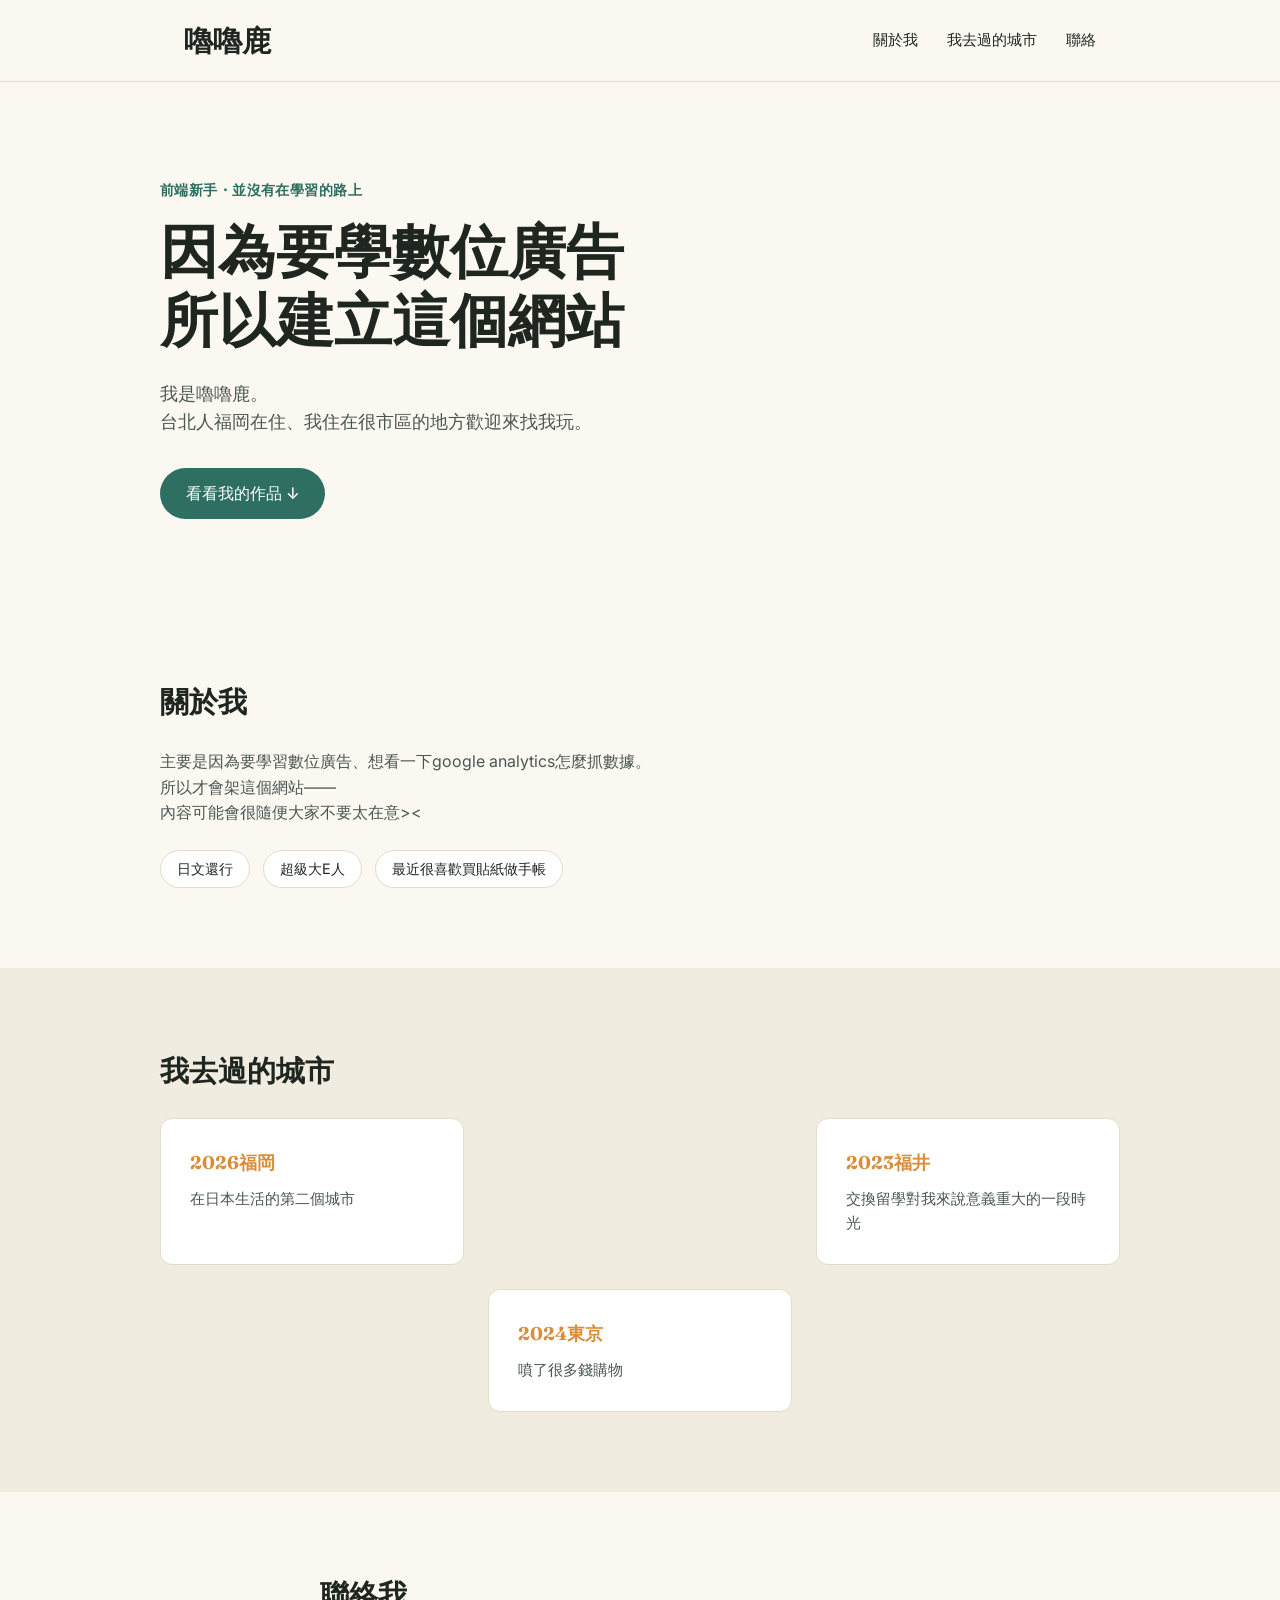
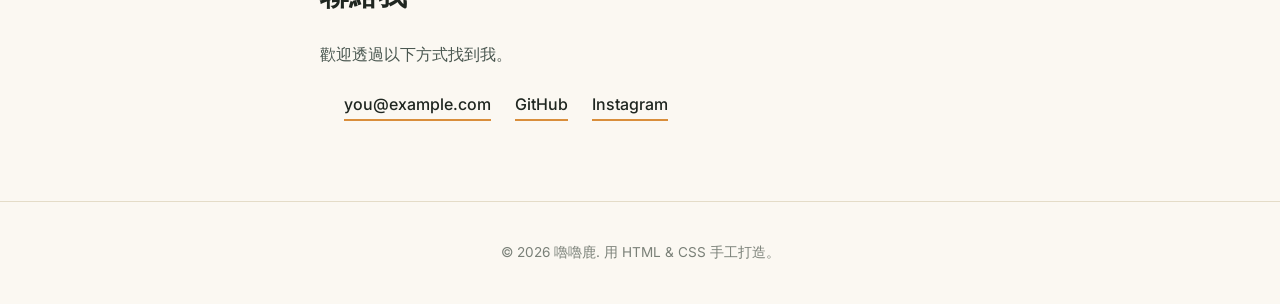
<file: index.html>
<!DOCTYPE html>
<!-- 
  這是一個「個人作品集」網站的範例。
  每個區塊都有註解說明「這是什麼」跟「為什麼這樣寫」,
  你可以直接改文字內容,先不用管 CSS 怎麼運作。
-->
<html lang="zh-Hant">
<head>
  <meta charset="UTF-8">
  <!-- viewport 這行讓網站在手機上也能正常縮放,幾乎每個網站都要加 -->
  
  <!-- Google tag (gtag.js) -->
<script async src="https://www.googletagmanager.com/gtag/js?id=G-M6GPXGJWW3"></script>
<script>
  window.dataLayer = window.dataLayer || [];
  function gtag(){dataLayer.push(arguments);}
  gtag('js', new Date());

  gtag('config', 'G-M6GPXGJWW3');
</script>


  
  <!-- Google Tag Manager -->
<script>(function(w,d,s,l,i){w[l]=w[l]||[];w[l].push({'gtm.start':
new Date().getTime(),event:'gtm.js'});var f=d.getElementsByTagName(s)[0],
j=d.createElement(s),dl=l!='dataLayer'?'&l='+l:'';j.async=true;j.src=
'https://www.googletagmanager.com/gtm.js?id='+i+dl;f.parentNode.insertBefore(j,f);
})(window,document,'script','dataLayer','GTM-KRPF23CX');</script>
<!-- End Google Tag Manager -->

  
  
  
  <meta name="viewport" content="width=device-width, initial-scale=1.0">
  <title>嚕嚕鹿 | 為了做一個網站所以做了這個網站</title>

  <!-- 從 Google Fonts 載入兩套字型:一套當標題用、一套當內文用 -->
  <link rel="preconnect" href="https://fonts.googleapis.com">
  <link href="https://fonts.googleapis.com/css2?family=Fraunces:opsz,wght@9..144,500;9..144,600&family=Inter:wght@400;500;600&display=swap" rel="stylesheet">

  <!-- 連結到外部的 CSS 檔案,負責控制外觀 -->
  <link rel="stylesheet" href="style.css">
</head>
<body>
  <!-- Google Tag Manager (noscript) -->
<noscript><iframe src="https://www.googletagmanager.com/ns.html?id=GTM-KRPF23CX"
height="0" width="0" style="display:none;visibility:hidden"></iframe></noscript>
<!-- End Google Tag Manager (noscript) -->

  <!-- ============ 導覽列 ============ -->
  <header class="nav">
    <div class="nav-inner">
      <a href="https://luluen1002.github.io/-/">
      <span class="nav-logo">嚕嚕鹿</span>
    </a>
      <nav class="nav-links">
        <a href="#about">關於我</a>
        <a href="#projects">我去過的城市</a>
        <a href="#contact">聯絡</a>
      </nav>
    </div>
  </header>

  <!-- ============ Hero 區塊(網站最上方的主視覺) ============ -->
  <section class="hero">
    <div class="hero-inner">
      <p class="hero-eyebrow">前端新手・並沒有在學習的路上</p>
      <h1 class="hero-title">
        因為要學數位廣告<br>
        所以建立這個網站
      </h1>
      <p class="hero-sub">
        我是嚕嚕鹿。<br>
        台北人福岡在住、我住在很市區的地方歡迎來找我玩。
      </p>
      <a href="#projects" class="hero-cta">看看我的作品 ↓</a>
    </div>
  </section>

  <!-- ============ 關於我 ============ -->
  <section id="about" class="section">
    <div class="section-inner">
      <h2 class="section-title">關於我</h2>
      <p class="section-text">
        主要是因為要學習數位廣告、想看一下google analytics怎麼抓數據。<br>
        所以才會架這個網站——<br>
        內容可能會很隨便大家不要太在意><
      </p>
      <ul class="skills">
        <li>日文還行</li>
        <li>超級大E人</li>
        <li>最近很喜歡買貼紙做手帳</li>
      </ul>
    </div>
  </section>

  <!-- ============ 作品區塊 ============ -->
  <section id="projects" class="section section-alt">
    <div class="section-inner">
      <h2 class="section-title">我去過的城市</h2>

      <!-- 每一張卡片代表一個作品,之後可以直接複製這一整塊來新增作品 -->
      <div class="project-grid">

        <article class="project-card">
          <h3><a href="travelpages-fukuoka.html">2026福岡</h3>
          <p>在日本生活的第二個城市</p>
        </article>

        <article class="project-card">
          <h3><a href="travelpages-fukui.html">2023福井</h3>
          <p>交換留學對我來說意義重大的一段時光</p>
        </article>

        <article class="project-card">
          <h3><a href="travelpages-tokyo.html">2024東京</h3>
          <p>噴了很多錢購物</p>
        </article>

      </div>
    </div>
  </section>

  <!-- ============ 聯絡方式 ============ -->
  <section id="contact" class="section">
    <div class="section-inner section-inner-narrow">
      <h2 class="section-title">聯絡我</h2>
      <p class="section-text">
        歡迎透過以下方式找到我。
      </p>
      <div class="contact-links">
        <a href="mailto:you@example.com">you@example.com</a>
        <a href="https://github.com/yourname" target="_blank" rel="noopener">GitHub</a>
        <a href="https://www.instagram.com/_luluen/"target="_blank" rel="noopener">Instagram</a>
      </div>
    </div>
  </section>

  <footer class="footer">
    <p>&copy; 2026 嚕嚕鹿. 用 HTML &amp; CSS 手工打造。</p>
  </footer>

</body>
</html>
</file>
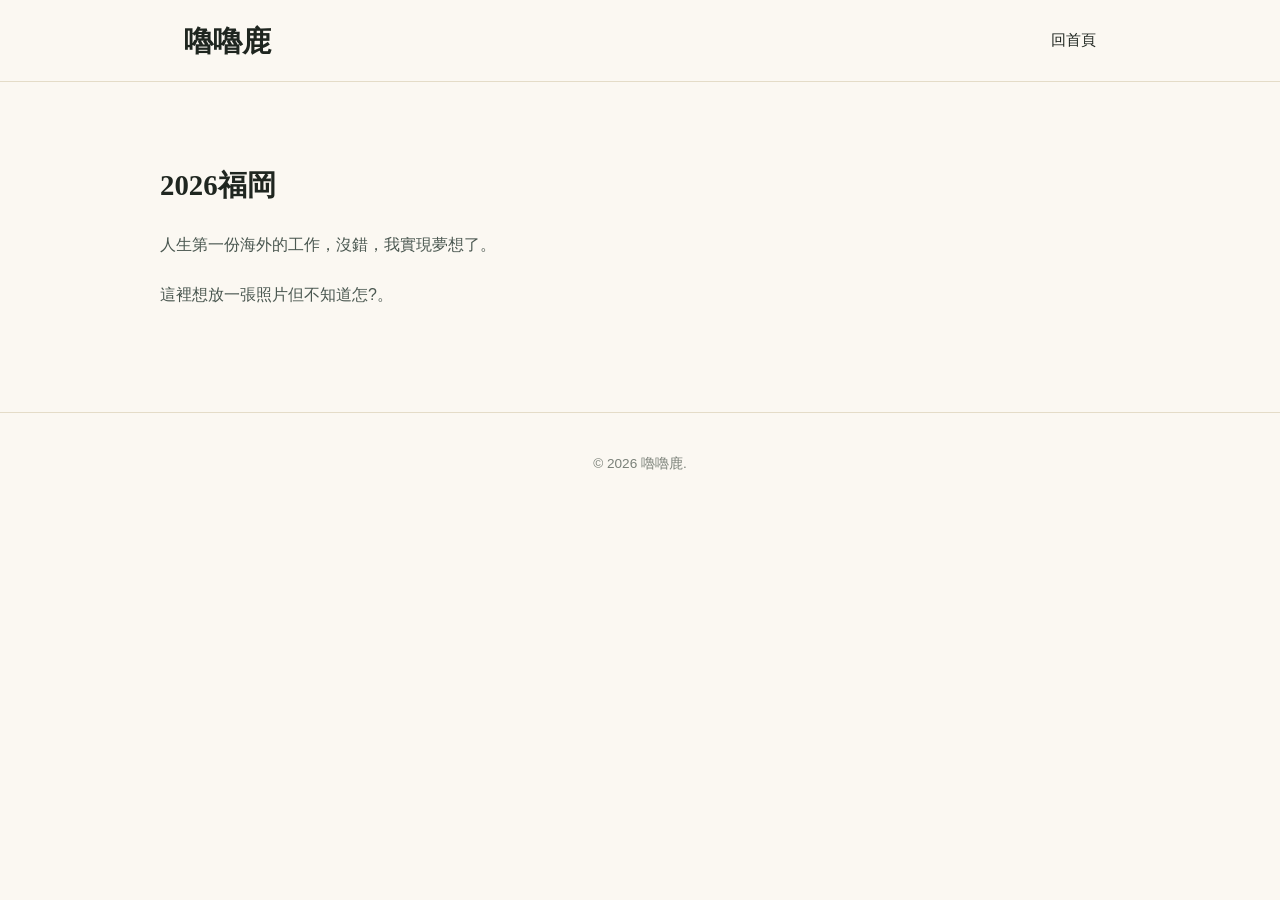
<file: travelpages-0.html>
<!DOCTYPE html>
<html lang="zh-Hant">
<head>
  <meta charset="UTF-8">
  <meta name="viewport" content="width=device-width, initial-scale=1.0">
  <title>作品集網站 | 嚕嚕鹿</title>
  <link rel="stylesheet" href="style.css">
</head>
<body>

  <header class="nav">
    <div class="nav-inner">
      <span class="nav-logo">嚕嚕鹿</span>
      <nav class="nav-links">
        <a href="index.html">回首頁</a>
      </nav>
    </div>
  </header>

  <section class="section">
    <div class="section-inner">
      <h2 class="section-title">2026福岡</h2>
      <p class="section-text">
        人生第一份海外的工作，沒錯，我實現夢想了。
      </p>
      <p class="section-text">
        這裡想放一張照片但不知道怎?。
      </p>
    </div>
  </section>

  <footer class="footer">
    <p>&copy; 2026 嚕嚕鹿.</p>
  </footer>

</body>
</html>
</file>
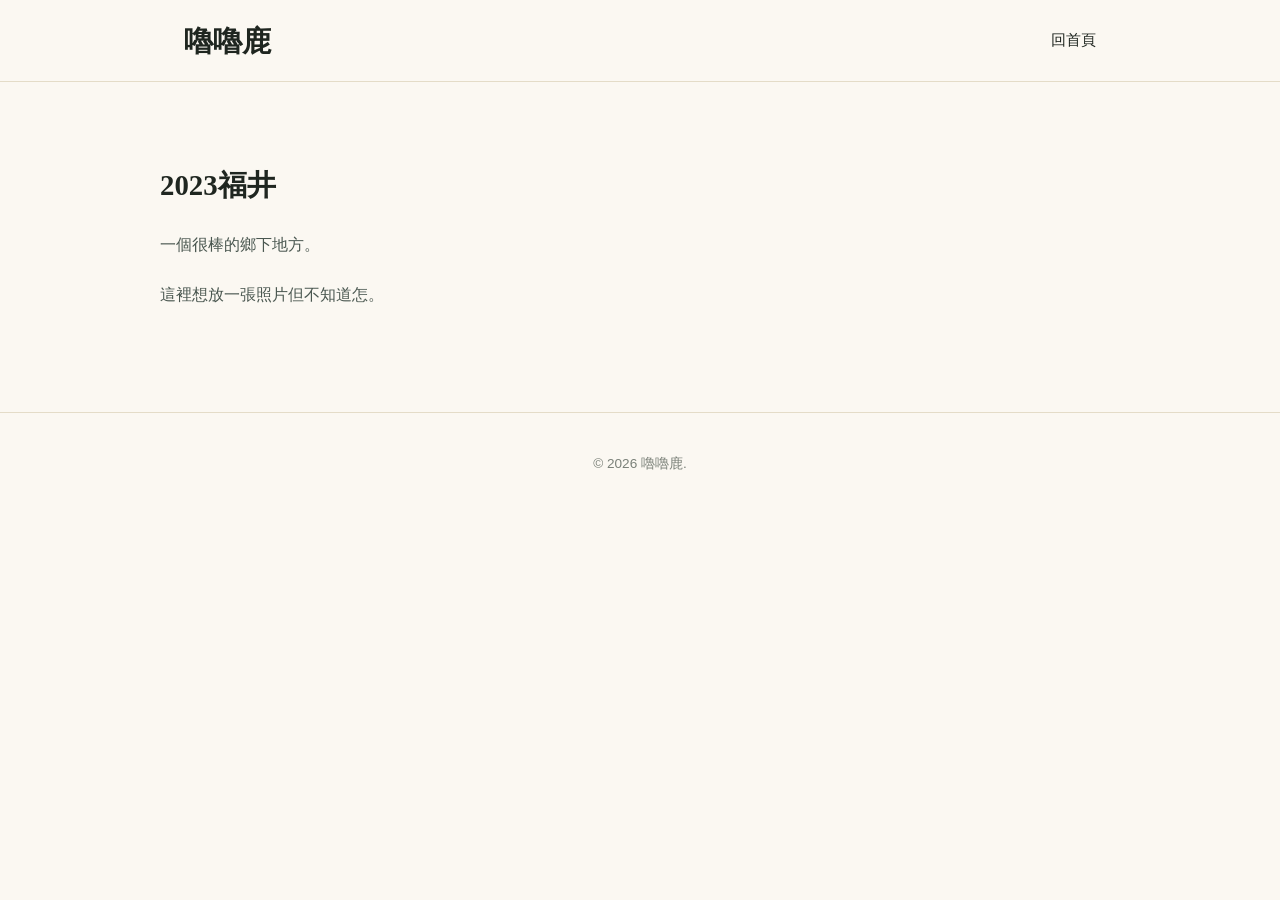
<file: travelpages-1.html>
<!DOCTYPE html>
<html lang="zh-Hant">
<head>
  <meta charset="UTF-8">
  <meta name="viewport" content="width=device-width, initial-scale=1.0">
  <title>作品集網站 | 嚕嚕鹿</title>
  <link rel="stylesheet" href="style.css">
</head>
<body>

  <header class="nav">
    <div class="nav-inner">
      <span class="nav-logo">嚕嚕鹿</span>
      <nav class="nav-links">
        <a href="index.html">回首頁</a>
      </nav>
    </div>
  </header>

  <section class="section">
    <div class="section-inner">
      <h2 class="section-title">2023福井</h2>
      <p class="section-text">
        一個很棒的鄉下地方。
      </p>
      <p class="section-text">
        這裡想放一張照片但不知道怎。
      </p>
    </div>
  </section>

  <footer class="footer">
    <p>&copy; 2026 嚕嚕鹿.</p>
  </footer>

</body>
</html>
</file>
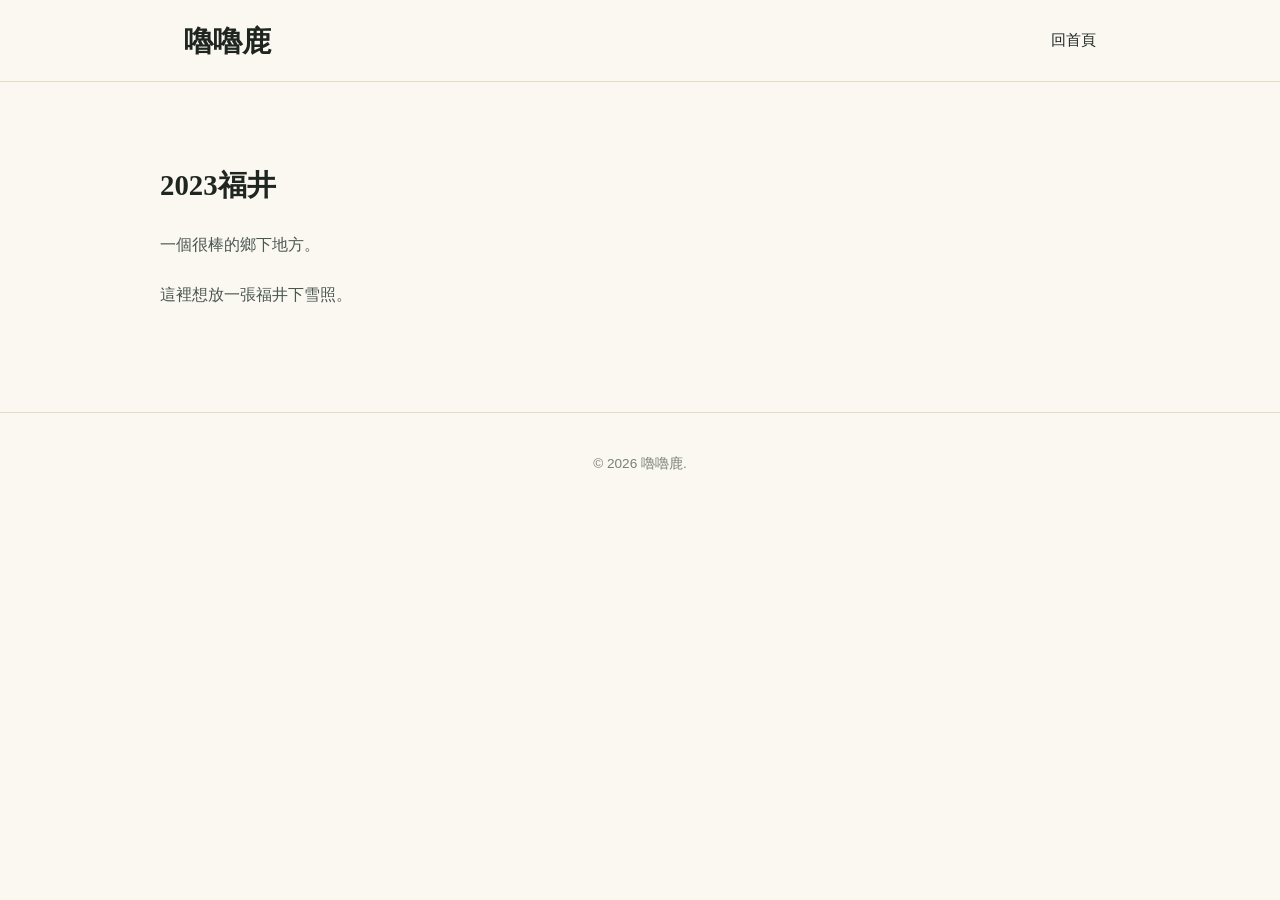
<file: travelpages-fukui.html>
<!DOCTYPE html>
<html lang="zh-Hant">
<head>
  <meta charset="UTF-8">
  <meta name="viewport" content="width=device-width, initial-scale=1.0">
  <title>作品集網站 | 嚕嚕鹿</title>
  <link rel="stylesheet" href="style.css">
</head>
<body>

  <header class="nav">
    <div class="nav-inner">
      <span class="nav-logo">嚕嚕鹿</span>
      <nav class="nav-links">
        <a href="index.html">回首頁</a>
      </nav>
    </div>
  </header>

  <section class="section">
    <div class="section-inner">
      <h2 class="section-title">2023福井</h2>
      <p class="section-text">
        一個很棒的鄉下地方。
      </p>
      <p class="section-text">
        這裡想放一張福井下雪照。
      </p>
    </div>
  </section>

  <footer class="footer">
    <p>&copy; 2026 嚕嚕鹿.</p>
  </footer>

</body>
</html>
</file>
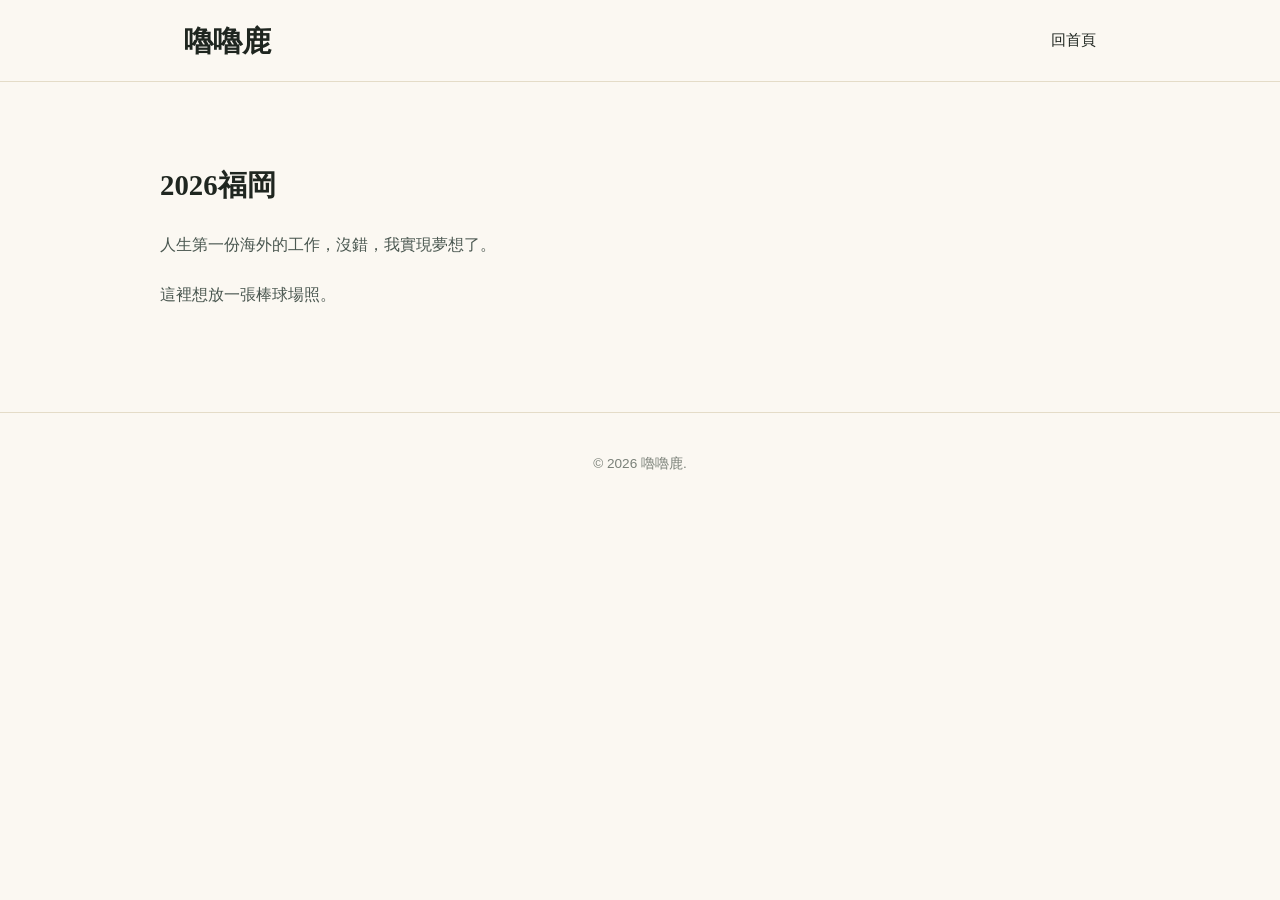
<file: travelpages-fukuoka.html>
<!DOCTYPE html>
<html lang="zh-Hant">
<head>
  <meta charset="UTF-8">
  <meta name="viewport" content="width=device-width, initial-scale=1.0">
  <title>作品集網站 | 嚕嚕鹿</title>
  <link rel="stylesheet" href="style.css">
</head>
<body>

  <header class="nav">
    <div class="nav-inner">
      <span class="nav-logo">嚕嚕鹿</span>
      <nav class="nav-links">
        <a href="index.html">回首頁</a>
      </nav>
    </div>
  </header>

  <section class="section">
    <div class="section-inner">
      <h2 class="section-title">2026福岡</h2>
      <p class="section-text">
        人生第一份海外的工作，沒錯，我實現夢想了。
      </p>
      <p class="section-text">
        這裡想放一張棒球場照。
      </p>
    </div>
  </section>

  <footer class="footer">
    <p>&copy; 2026 嚕嚕鹿.</p>
  </footer>

</body>
</html>
</file>
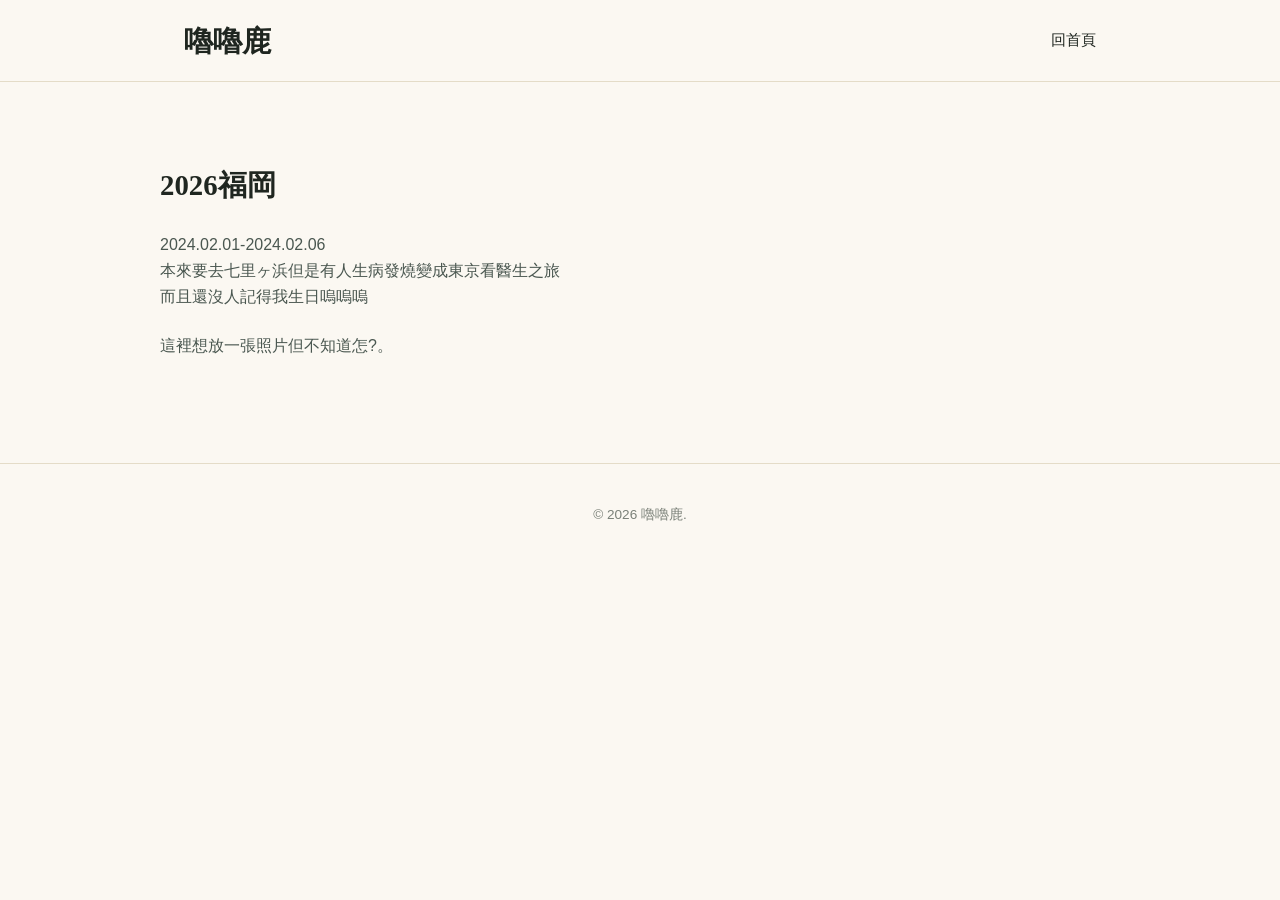
<file: travelpages-tokyo.html>
<!DOCTYPE html>
<html lang="zh-Hant">
<head>
  <meta charset="UTF-8">
  <meta name="viewport" content="width=device-width, initial-scale=1.0">
  <title>作品集網站 | 嚕嚕鹿</title>
  <link rel="stylesheet" href="style.css">
</head>
<body>

  <header class="nav">
    <div class="nav-inner">
      <span class="nav-logo">嚕嚕鹿</span>
      <nav class="nav-links">
        <a href="index.html">回首頁</a>
      </nav>
    </div>
  </header>

  <section class="section">
    <div class="section-inner">
      <h2 class="section-title">2026福岡</h2>
      <p class="section-text">
        2024.02.01-2024.02.06<br>
        本來要去七里ヶ浜但是有人生病發燒變成東京看醫生之旅<br>
        而且還沒人記得我生日嗚嗚嗚
      </p>
      <p class="section-text">
        這裡想放一張照片但不知道怎?。
      </p>
    </div>
  </section>

  <footer class="footer">
    <p>&copy; 2026 嚕嚕鹿.</p>
  </footer>

</body>
</html>
</file>
<file: style.css>
/* ============================================
   設計參數 (design tokens)
   全部集中寫在這裡,之後想換整體配色,
   只需要改這幾行,不用滿頁去找顏色代碼。
   ============================================ */
:root {
  --color-bg: #FBF8F2;        /* 頁面背景色:溫暖的米白 */
  --color-ink: #1F2620;       /* 主要文字色:深墨綠,比純黑柔和 */
  --color-primary: #2F6F62;   /* 主色:沉穩的墨綠,用在深色區塊 */
  --color-accent: #D98E3B;    /* 強調色:芥末黃橘,用在按鈕、重點文字 */
  --color-line: #E4DCC8;      /* 分隔線/邊框的淺色 */

  --font-display: 'Fraunces', Georgia, serif;   /* 標題用的襯線字體,較有個性 */
  --font-body: 'Inter', -apple-system, sans-serif; /* 內文用的無襯線字體,好閱讀 */

  --max-width: 960px; /* 內容區塊的最大寬度,避免螢幕太寬時字排太長 */
}

/* ============================================
   基礎重置
   瀏覽器預設的邊界、字型不一致,先統一清掉
   ============================================ */
* {
  margin: 0;
  padding: 0;
  box-sizing: border-box; /* 讓 padding 不會撐大元素的實際寬度 */
}

html {
  scroll-behavior: smooth; /* 點導覽列連結時,平滑捲動而不是瞬間跳過去 */
}

body {
  font-family: var(--font-body);
  color: var(--color-ink);
  background: var(--color-bg);
  line-height: 1.6;
}

a {
  color: inherit;
  text-decoration: none;
}

ul {
  list-style: none;
}

/* ============================================
   導覽列
   ============================================ */
.nav {
  position: sticky; /* 往下捲動時,導覽列會黏在畫面最上方 */
  top: 0;
  background: var(--color-bg);
  border-bottom: 1px solid var(--color-line);
  z-index: 10;
}

.nav-inner {
  max-width: var(--max-width);
  margin: 0 auto;
  padding: 1.1rem 1.5rem;
  display: flex;
  justify-content: space-between;
  align-items: center;
}

.nav-logo {
  font-family: var(--font-display);
  font-weight: 600;
  font-size: 1.8rem;
}

.nav-links {
  display: flex;
  gap: 1.8rem;
  font-size: 0.95rem;
}

.nav-links a:hover {
  color: var(--color-primary);
}

/* ============================================
   Hero 區塊(首屏主視覺)
   ============================================ */
.hero {
  padding: 6rem 1.5rem 5rem;
}

.hero-inner {
  max-width: var(--max-width);
  margin: 0 auto;
}

.hero-eyebrow {
  color: var(--color-primary);
  font-weight: 600;
  font-size: 0.9rem;
  letter-spacing: 0.03em;
  margin-bottom: 1rem;
}

.hero-title {
  font-family: var(--font-display);
  font-size: clamp(2.2rem, 5vw, 3.6rem); /* 字體大小會隨螢幕寬度自動縮放 */
  font-weight: 600;
  line-height: 1.2;
  margin-bottom: 1.5rem;
}

.hero-sub {
  max-width: 32rem;
  font-size: 1.1rem;
  color: #4A5750;
  margin-bottom: 2rem;
}

.hero-cta {
  display: inline-block;
  background: var(--color-primary);
  color: #fff;
  padding: 0.8rem 1.6rem;
  border-radius: 999px; /* 999px 會讓角變成完全的圓弧,做成膠囊形按鈕 */
  font-weight: 500;
  transition: transform 0.15s ease, background 0.15s ease;
}

.hero-cta:hover {
  background: #255950;
  transform: translateY(-2px); /* 滑鼠移過去時,按鈕輕微往上浮動 */
}

/* ============================================
   一般區塊(關於我 / 旅遊 / 聯絡)共用樣式
   ============================================ */
.section {
  padding: 5rem 1.5rem;
}

/* section-alt 用來讓「旅遊」區塊的背景跟其他區塊做出區隔 */
.section-alt {
  background: #F1ECE0;
}

.section-inner {
  max-width: var(--max-width);
  margin: 0 auto;
}

.section-inner-narrow {
  max-width: 40rem; /* 聯絡區塊內容較少,寬度縮窄讓排版更緊湊 */
}

.section-title {
  font-family: var(--font-display);
  font-size: 1.8rem;
  font-weight: 600;
  margin-bottom: 1.5rem;
}

.section-text {
  max-width: 38rem;
  color: #4A5750;
  margin-bottom: 1.5rem;
}

/* ============================================
   關於我：技能標籤
   ============================================ */
.skills {
  display: flex;
  gap: 0.8rem;
  flex-wrap: wrap;
}

.skills li {
  background: #fff;
  border: 1px solid var(--color-line);
  padding: 0.4rem 1rem;
  border-radius: 999px;
  font-size: 0.9rem;
}

/* ============================================
   旅遊卡片
   ============================================ */
.project-grid {
  display: grid;
  grid-template-columns: repeat(auto-fit, minmax(240px, 1fr)); /* 螢幕變窄時自動改成一欄 */
  gap: 1.5rem;
}

.project-card {
  background: #fff;
  border: 1px solid var(--color-line);
  border-radius: 12px;
  padding: 1.8rem;
  transition: box-shadow 0.15s ease;
}

.project-card:hover {
  box-shadow: 0 8px 24px rgba(31, 38, 32, 0.08);
}

.project-card h3 {
  font-family: var(--font-display);
  font-size: 1.15rem;
  margin-bottom: 0.6rem;
  color: var(--color-accent);
}

.project-card p {
  font-size: 0.95rem;
  color: #4A5750;
}

/* ============================================
   聯絡方式
   ============================================ */
.contact-links {
  display: flex;
  gap: 1.5rem;
  font-weight: 500;
}

.contact-links a {
  border-bottom: 2px solid var(--color-accent);
  padding-bottom: 2px;
}

.contact-links a:hover {
  color: var(--color-primary);
  border-color: var(--color-primary);
}

/* ============================================
   頁尾
   ============================================ */
.footer {
  text-align: center;
  padding: 2.5rem 1.5rem;
  color: #7A8078;
  font-size: 0.85rem;
  border-top: 1px solid var(--color-line);
}

/* ============================================
   手機版微調
   ============================================ */
@media (max-width: 600px) {
  .nav-links {
    gap: 1rem;
    font-size: 0.85rem;
  }
  .hero {
    padding: 4rem 1.2rem 3rem;
  }
}
</file>
